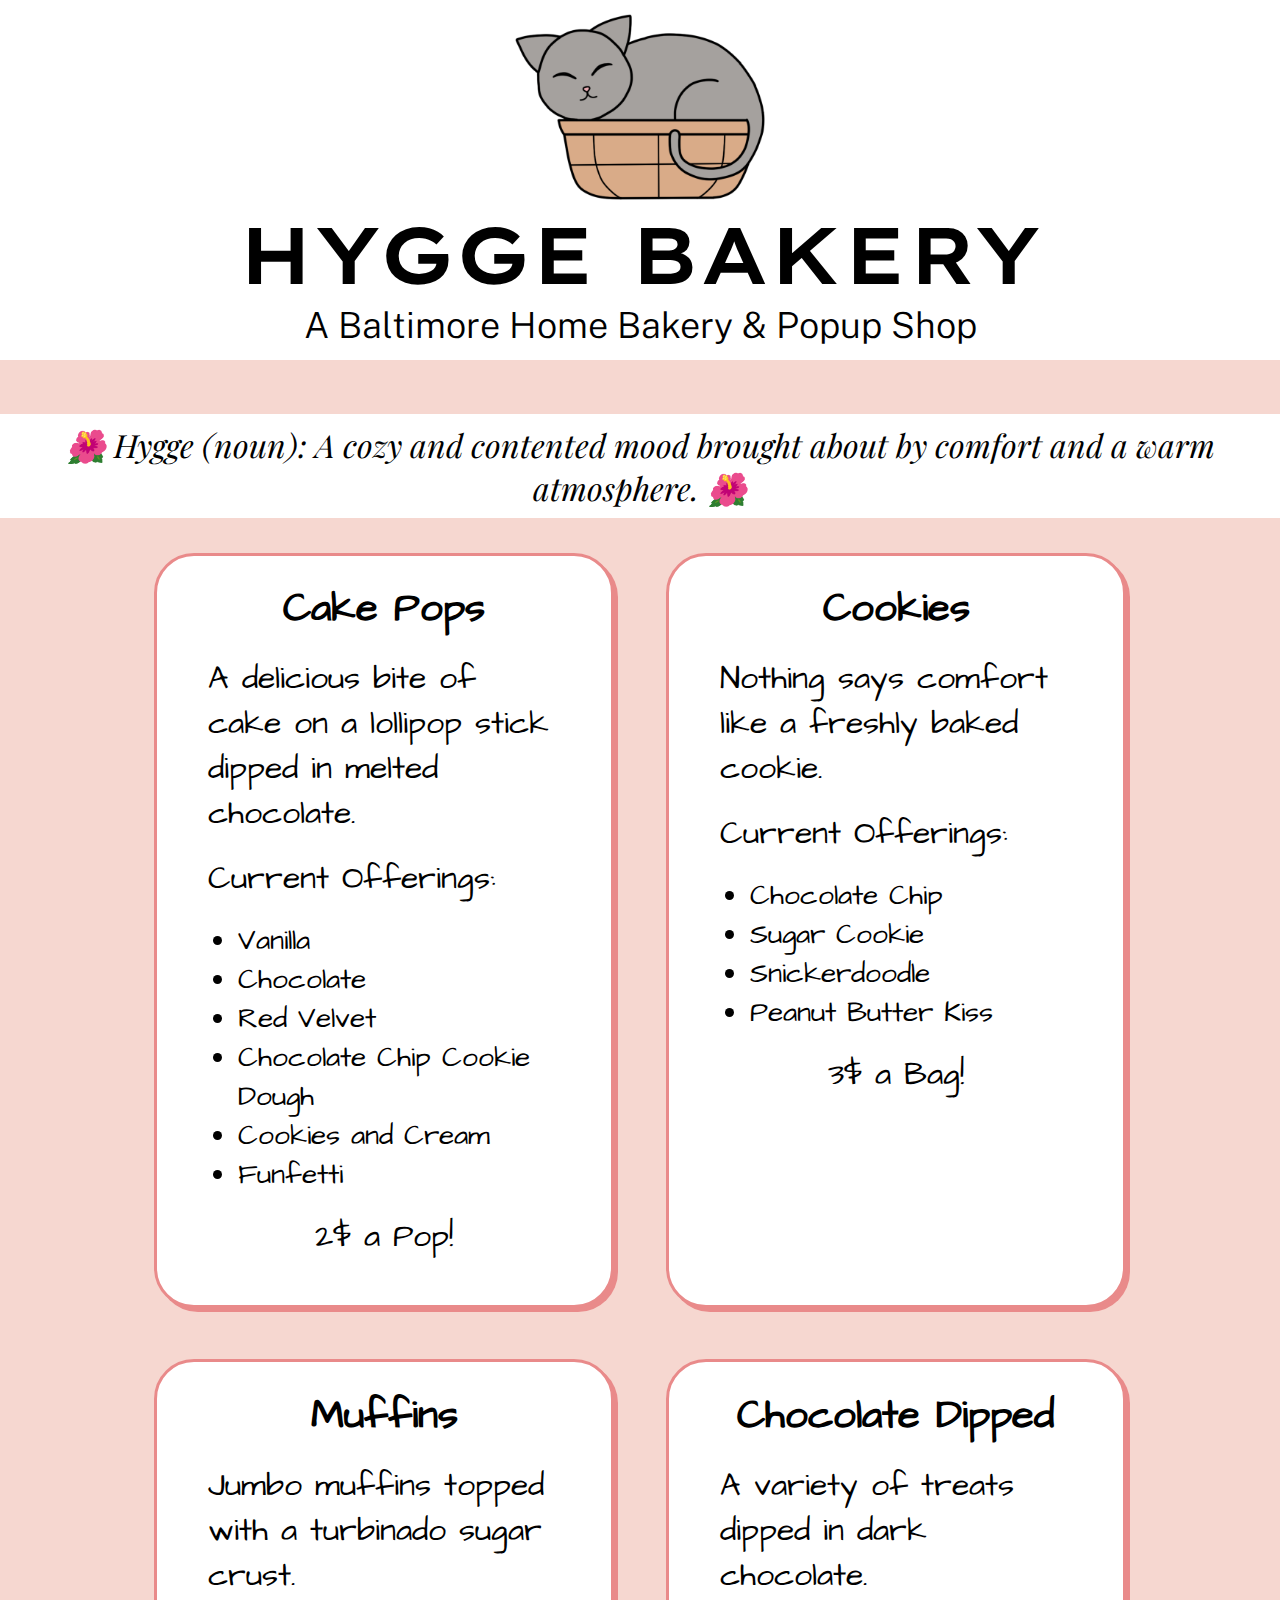
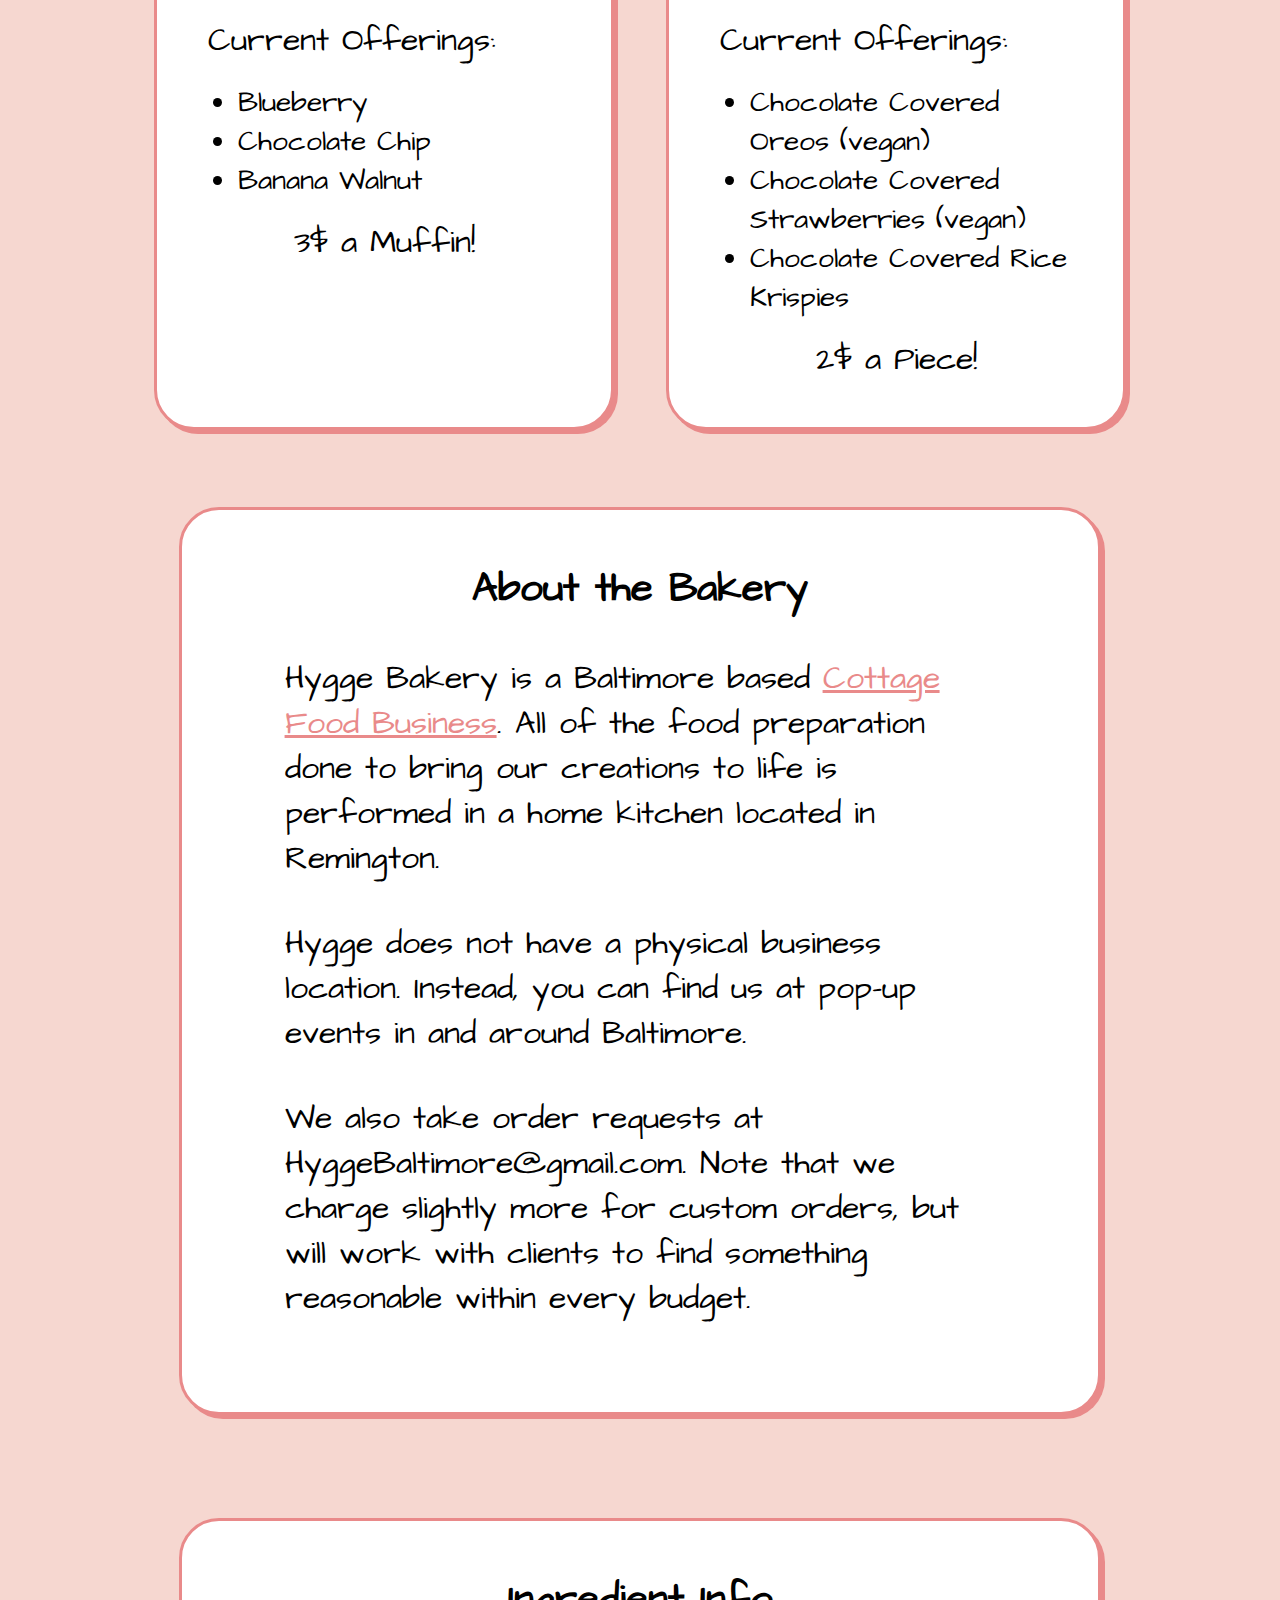
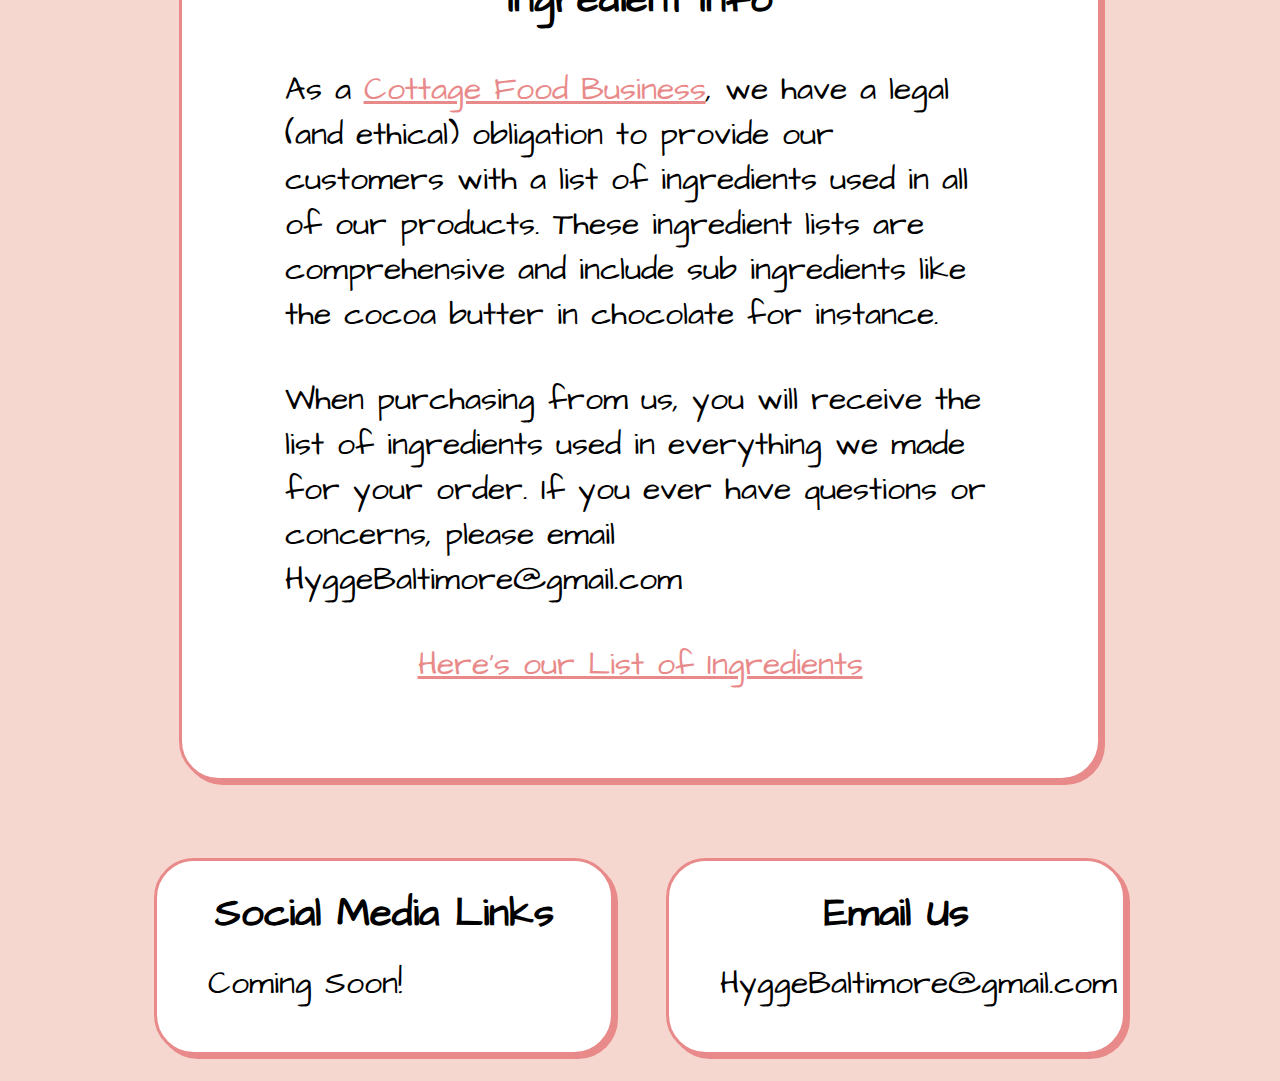
<file: index.html>
<!DOCTYPE html>
<html lang="en">
<head>
    <meta charset="UTF-8">
    <meta name="viewport" content="width=device-width, initial-scale=1.0">
    <title>Hygge Baltimore</title>
    <link rel="icon" type="image/x-icon" href="media/Ashe!.png">
    <link rel="preconnect" href="https://fonts.googleapis.com">
    <link rel="preconnect" href="https://fonts.gstatic.com" crossorigin>
    <link href="https://fonts.googleapis.com/css2?family=Architects+Daughter&family=Lexend+Giga:wght@100..900&family=Playfair+Display:ital,wght@1,400..900&family=Public+Sans:ital,wght@0,100..900;1,100..900&display=swap" rel="stylesheet">
    <link rel="stylesheet" href="styles.css">
</head>
<body>
    <header>
        <div>
            <img id="cover" src="media/Ashe.png"/>
            <h1>HYGGE BAKERY</h1>
            <h2>A Baltimore Home Bakery & Popup Shop</h2>
        </div>
        
    </header>
    <main>
        <p id="paddingLine">

        </p>
        <p id = "definition">
            🌺 Hygge (noun): A cozy and contented mood brought about by comfort and a warm atmosphere. 🌺
        </p>
        <div id="content">
            <div id="cakepops smallerDiv">
                <h3>Cake Pops</h3>
                <p>A delicious bite of cake on a lollipop stick dipped in melted chocolate.</p>
                <p>
                    Current Offerings:
                    <ul>
                        <li>Vanilla</li>
                        <li>Chocolate</li>
                        <li>Red Velvet</li>
                        <li>Chocolate Chip Cookie Dough</li>
                        <li>Cookies and Cream</li>
                        <li>Funfetti</li>
                    </ul>
                </p>
                <p class="price">2$ a Pop!</p>
            </div>
            <div id="cookies smallerDiv">
                <h3>Cookies</h3>
                <p>Nothing says comfort like a freshly baked cookie.</p>
                <p>
                    Current Offerings:
                    <ul>
                        <li>Chocolate Chip</li>
                        <li>Sugar Cookie</li>
                        <li>Snickerdoodle</li>
                        <li>Peanut Butter Kiss</li>
                    </ul>
                </p>
                <p class="price">3$ a Bag!</p>
            </div>
            <div id="muffins smallerDiv">
                <h3>Muffins</h3>
                <p>Jumbo muffins topped with a turbinado sugar crust.</p>
                <p>
                    Current Offerings:
                    <ul>
                        <li>Blueberry</li>
                        <li>Chocolate Chip</li>
                        <li>Banana Walnut</li>
                    </ul>
                </p>
                <p class="price">3$ a Muffin!</p>
            </div>
            <div id="chocolateDipped smallerDiv">
                <h3>Chocolate Dipped</h3>
                <p>A variety of treats dipped in dark chocolate.</p>
                <p>
                    Current Offerings:
                    <ul>
                        <li>Chocolate Covered Oreos (vegan)</li>
                        <li>Chocolate Covered Strawberries (vegan)</li>
                        <li>Chocolate Covered Rice Krispies</li>
                    </ul>
                </p>
                <p class="price">2$ a Piece!</p>
            </div>
            <div id="cottageFood">
                <h3>About the Bakery</h3>
                <p>Hygge Bakery is a Baltimore based <a href="https://health.maryland.gov/phpa/OEHFP/OFPCHS/Pages/CottageFoods.aspx">Cottage Food Business</a>. All of the food preparation done to bring our creations to life is performed in a home kitchen located in Remington.</p>
                <p>Hygge does not have a physical business location. Instead, you can find us at pop-up events in and around Baltimore.</p>
                <p>We also take order requests at HyggeBaltimore@gmail.com. Note that we charge slightly more for custom orders, but will work with clients to find something reasonable within every budget.</p>
            </div>
            <div id="ingredients">
                <h3>Ingredient Info</h3>
                <p>As a <a href="https://health.maryland.gov/phpa/OEHFP/OFPCHS/Pages/CottageFoods.aspx">Cottage Food Business</a>, we have a legal (and ethical) obligation to provide our customers with a list of ingredients used in all of our products. These ingredient lists are comprehensive and include sub ingredients like the cocoa butter in chocolate for instance.</p>
                <p>When purchasing from us, you will receive the list of ingredients used in everything we made for your order. If you ever have questions or concerns, please email HyggeBaltimore@gmail.com</p>
                <p id="ingredientLink"><a href="ingredients.html">Here's our List of Ingredients</a></p>
            </div>
            <div id="socials smallerDiv">
                <h3>Social Media Links</h3>
                <p>Coming Soon!</p>
            </div>
            <div id="email smallerDiv">
                <h3>Email Us</h3>
                <p id="ingredientLink">HyggeBaltimore@gmail.com</p>
            </div>
        </div>
        
    </main>
    
</body>
</html>
</file>
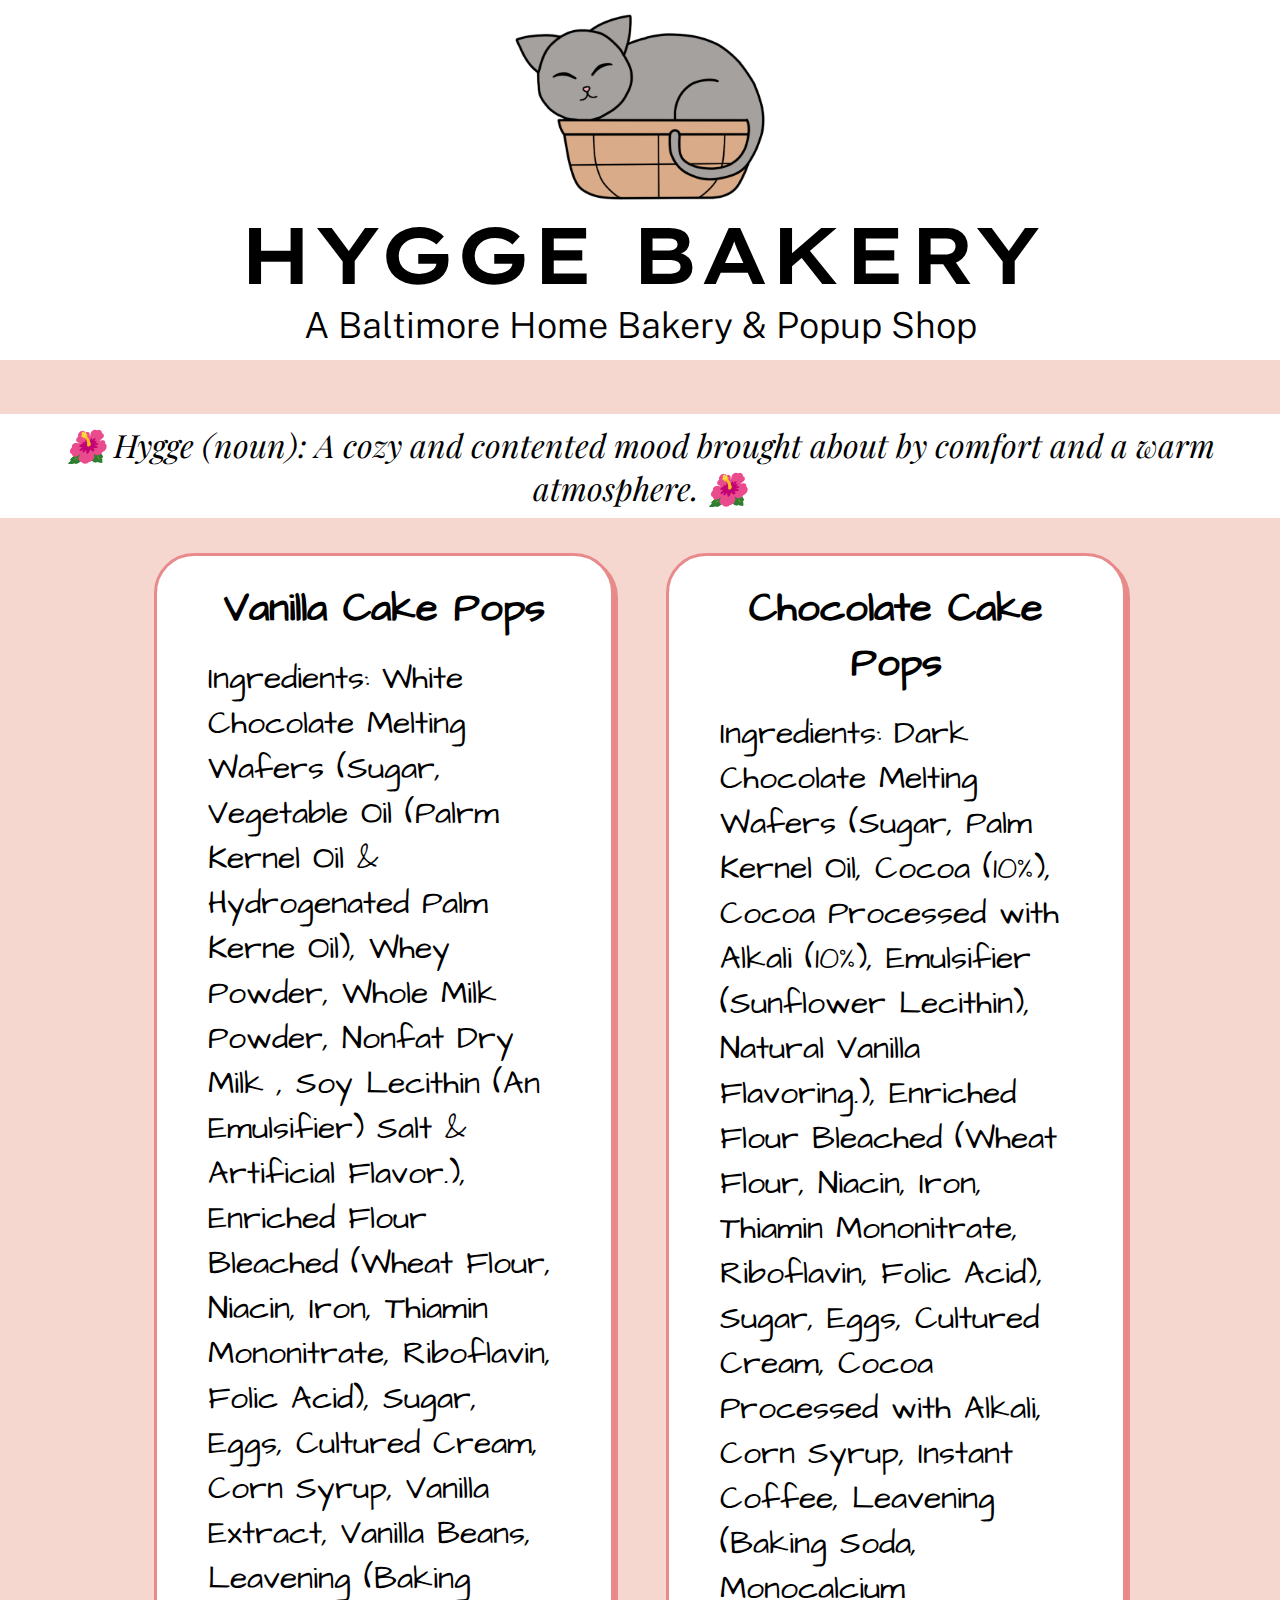
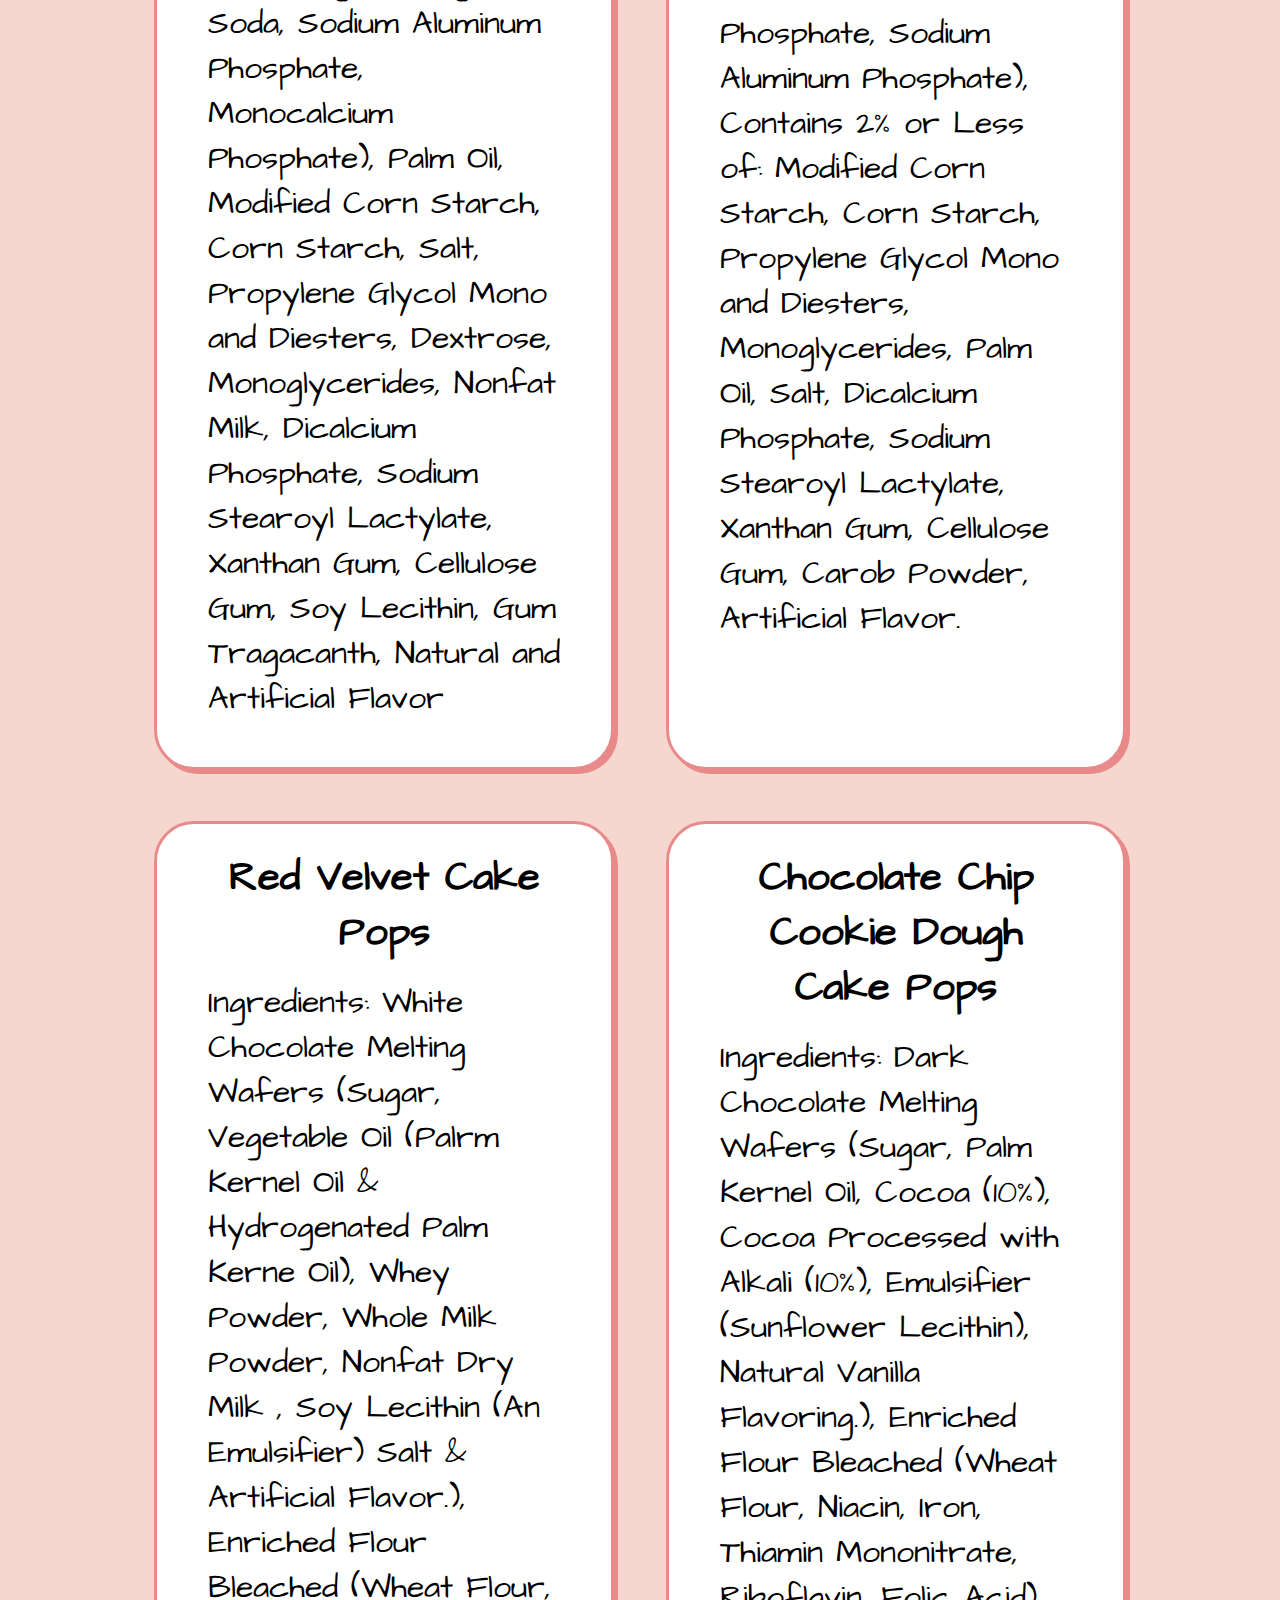
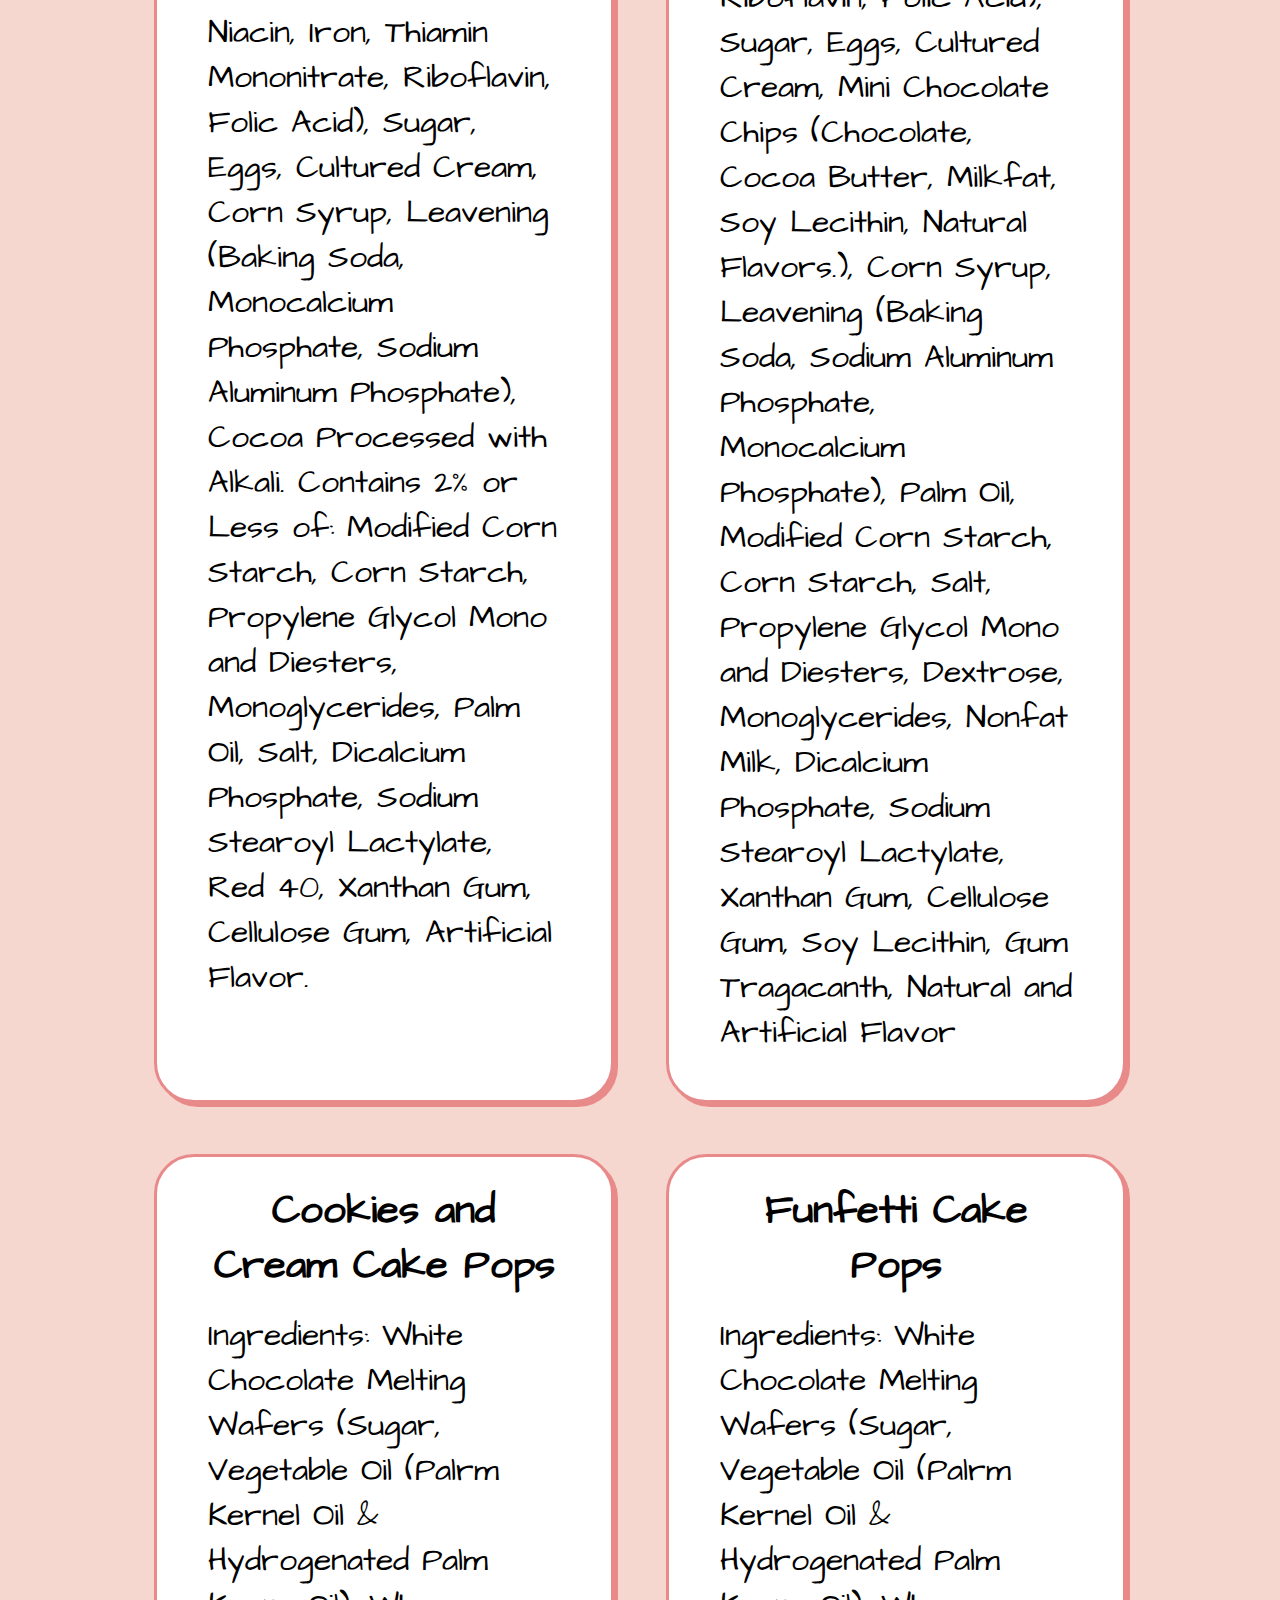
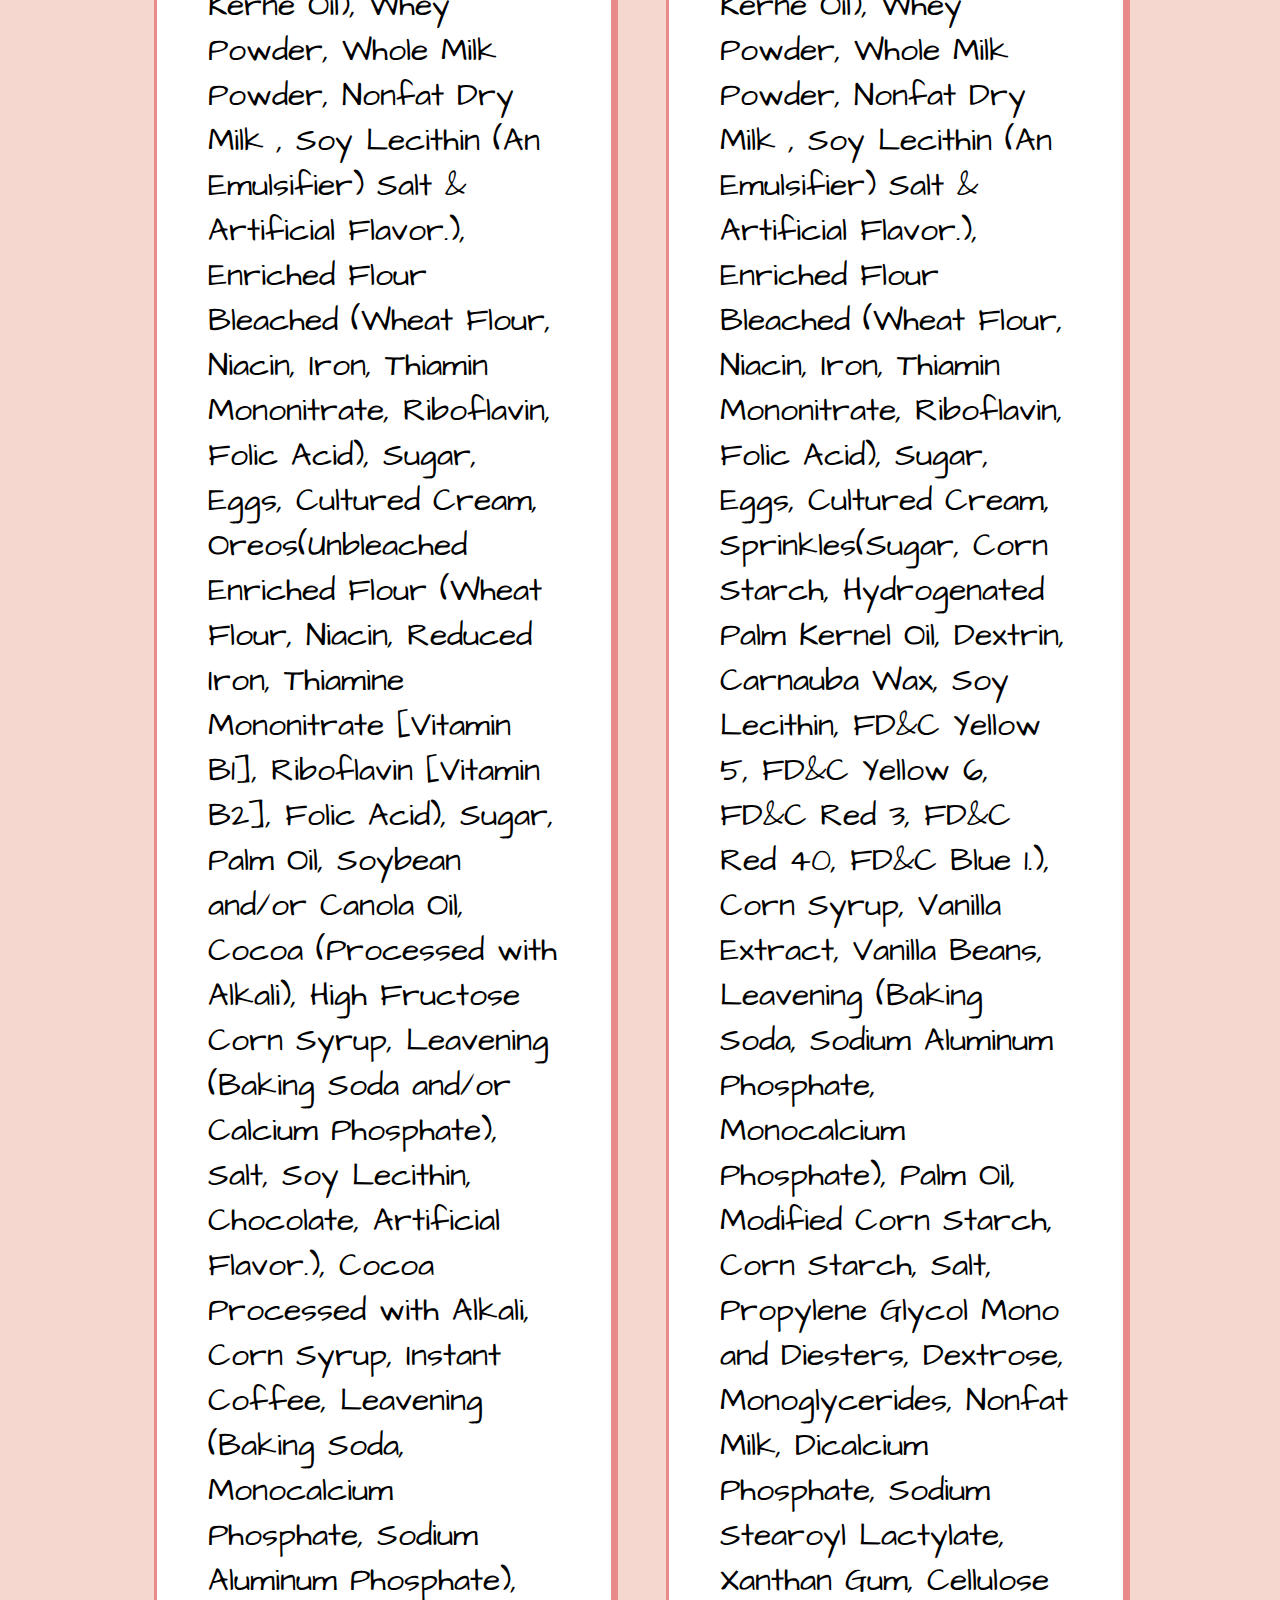
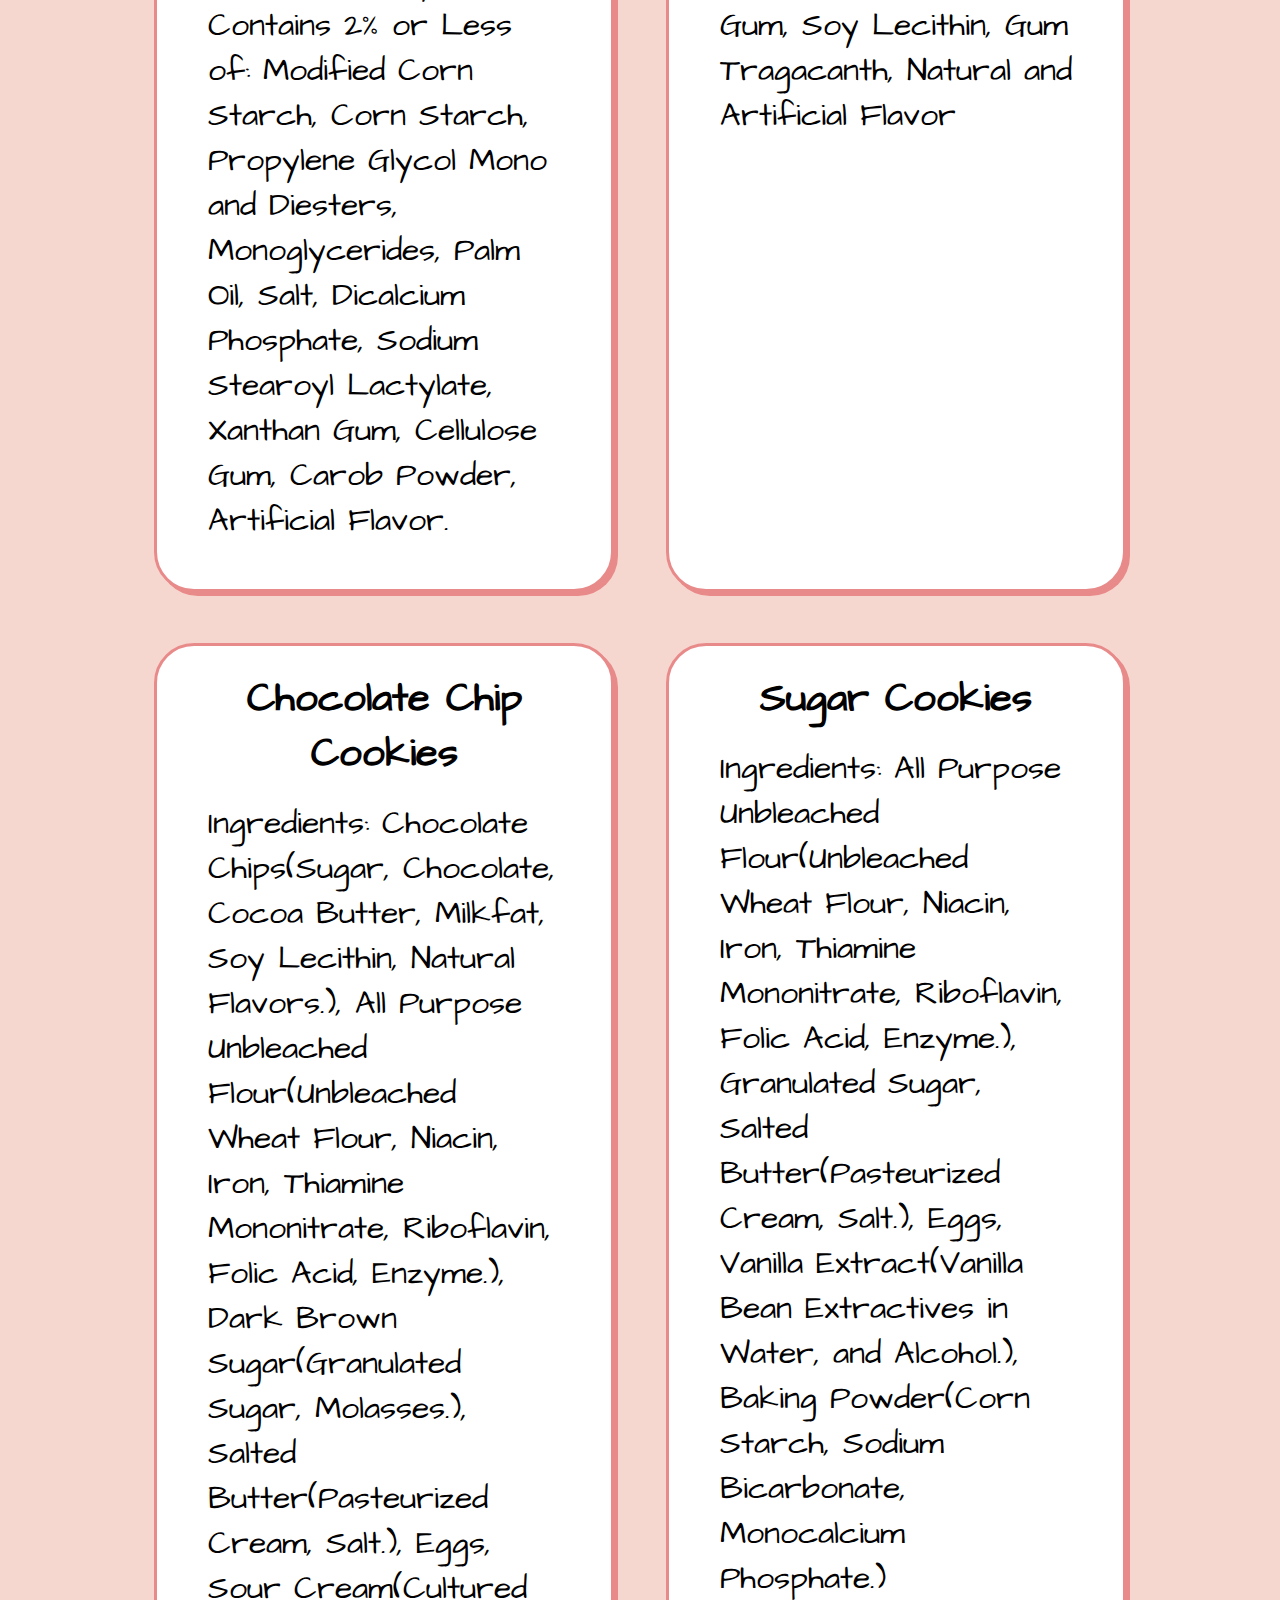
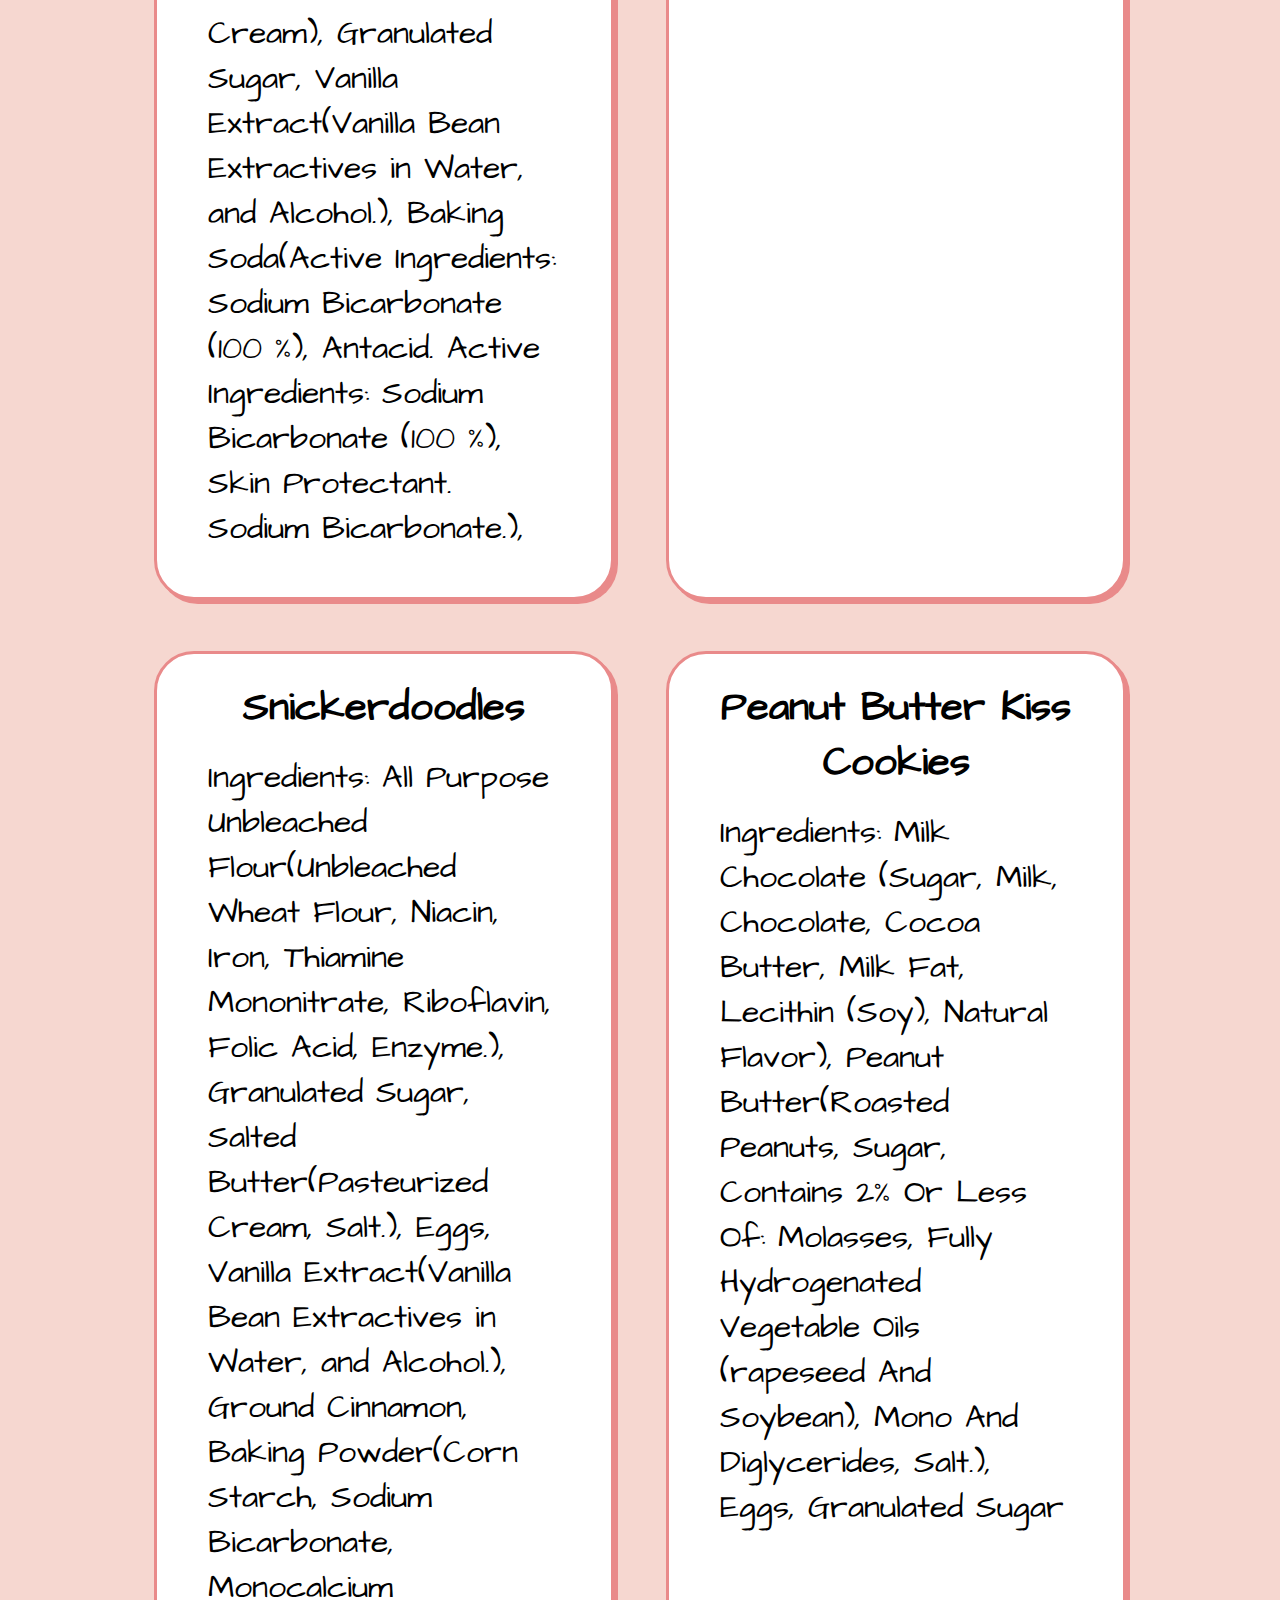
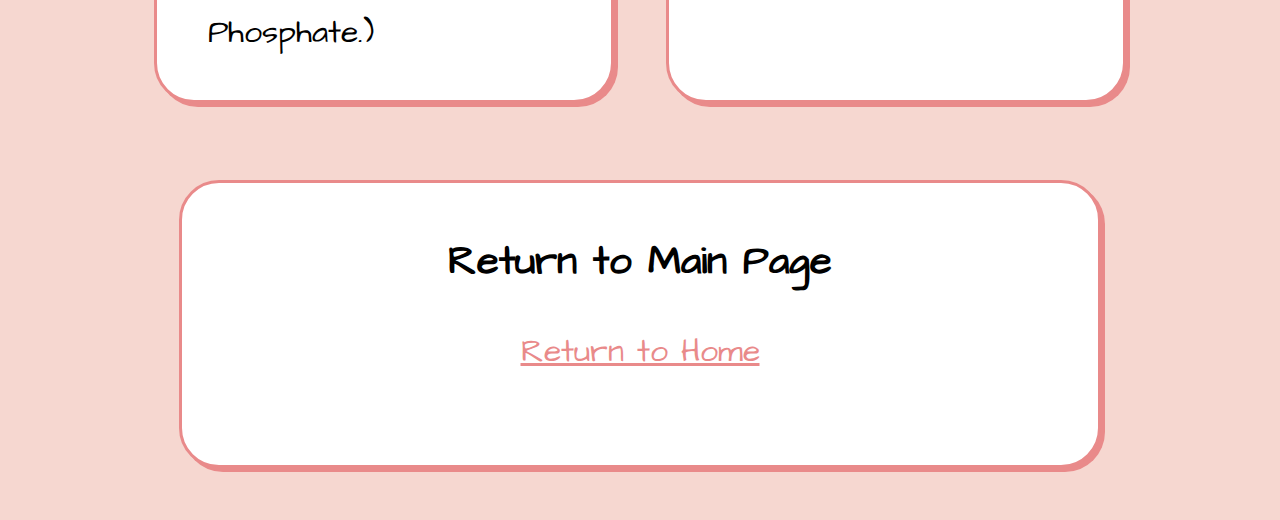
<file: ingredients.html>
<!DOCTYPE html>
<html lang="en">
<head>
    <meta charset="UTF-8">
    <meta name="viewport" content="width=device-width, initial-scale=1.0">
    <title>Hygge Baltimore</title>
    <link rel="icon" type="image/x-icon" href="media/Ashe!.png">
    <link rel="preconnect" href="https://fonts.googleapis.com">
    <link rel="preconnect" href="https://fonts.gstatic.com" crossorigin>
    <link href="https://fonts.googleapis.com/css2?family=Architects+Daughter&family=Lexend+Giga:wght@100..900&family=Playfair+Display:ital,wght@1,400..900&family=Public+Sans:ital,wght@0,100..900;1,100..900&display=swap" rel="stylesheet">
    <link rel="stylesheet" href="styles.css">
</head>
<body>
    <header>
        <div>
            <img id="cover" src="media/Ashe.png"/>
            <h1>HYGGE BAKERY</h1>
            <h2>A Baltimore Home Bakery & Popup Shop</h2>
        </div>
        
    </header>
    <main>
        <p id="paddingLine">

        </p>
        <p id = "definition">
            🌺 Hygge (noun): A cozy and contented mood brought about by comfort and a warm atmosphere. 🌺
        </p>
        <div id="content">
            <div id="vanilla smallerDiv">
                <h3>Vanilla Cake Pops</h3>
                <p>
                    Ingredients: White Chocolate Melting Wafers (Sugar, Vegetable Oil (Palrm Kernel Oil & Hydrogenated Palm Kerne Oil), Whey Powder, Whole Milk Powder, Nonfat Dry Milk , Soy Lecithin (An Emulsifier) Salt & Artificial Flavor.), Enriched Flour Bleached (Wheat Flour, Niacin, Iron, Thiamin Mononitrate, Riboflavin, Folic Acid), Sugar, Eggs, Cultured Cream, Corn Syrup, Vanilla Extract, Vanilla Beans, Leavening (Baking Soda, Sodium Aluminum Phosphate, Monocalcium Phosphate), Palm Oil, Modified Corn Starch, Corn Starch, Salt, Propylene Glycol Mono and Diesters, Dextrose, Monoglycerides, Nonfat Milk, Dicalcium Phosphate, Sodium Stearoyl Lactylate, Xanthan Gum, Cellulose Gum, Soy Lecithin, Gum Tragacanth, Natural and Artificial Flavor
                </p>
            </div>
            <div id="chocolate smallerDiv">
                <h3>Chocolate Cake Pops</h3>
                <p>
                    Ingredients: Dark Chocolate Melting Wafers (Sugar, Palm Kernel Oil, Cocoa (10%), Cocoa Processed with Alkali (10%), Emulsifier (Sunflower Lecithin), Natural Vanilla Flavoring.), Enriched Flour Bleached (Wheat Flour, Niacin, Iron, Thiamin Mononitrate, Riboflavin, Folic Acid), Sugar, Eggs, Cultured Cream, Cocoa Processed with Alkali, Corn Syrup, Instant Coffee, Leavening (Baking Soda, Monocalcium Phosphate, Sodium Aluminum Phosphate), Contains 2% or Less of: Modified Corn Starch, Corn Starch, Propylene Glycol Mono and Diesters, Monoglycerides, Palm Oil, Salt, Dicalcium Phosphate, Sodium Stearoyl Lactylate, Xanthan Gum, Cellulose Gum, Carob Powder, Artificial Flavor.
                </p>
            </div>
            <div id="red velvet smallerDiv">
                <h3>Red Velvet Cake Pops</h3>
                <p>
                    Ingredients: White Chocolate Melting Wafers (Sugar, Vegetable Oil (Palrm Kernel Oil & Hydrogenated Palm Kerne Oil), Whey Powder, Whole Milk Powder, Nonfat Dry Milk , Soy Lecithin (An Emulsifier) Salt & Artificial Flavor.), Enriched Flour Bleached (Wheat Flour, Niacin, Iron, Thiamin Mononitrate, Riboflavin, Folic Acid), Sugar, Eggs, Cultured Cream, Corn Syrup, Leavening (Baking Soda, Monocalcium Phosphate, Sodium Aluminum Phosphate), Cocoa Processed with Alkali. Contains 2% or Less of: Modified Corn Starch, Corn Starch, Propylene Glycol Mono and Diesters, Monoglycerides, Palm Oil, Salt, Dicalcium Phosphate, Sodium Stearoyl Lactylate, Red 40, Xanthan Gum, Cellulose Gum, Artificial Flavor.
                </p>
            </div>
            <div id="chocChip smallerDiv">
                <h3>Chocolate Chip Cookie Dough Cake Pops</h3>
                <p>
                    Ingredients: Dark Chocolate Melting Wafers (Sugar, Palm Kernel Oil, Cocoa (10%), Cocoa Processed with Alkali (10%), Emulsifier (Sunflower Lecithin), Natural Vanilla Flavoring.), Enriched Flour Bleached (Wheat Flour, Niacin, Iron, Thiamin Mononitrate, Riboflavin, Folic Acid), Sugar, Eggs, Cultured Cream, Mini Chocolate Chips (Chocolate, Cocoa Butter, Milkfat, Soy Lecithin, Natural Flavors.), Corn Syrup, Leavening (Baking Soda, Sodium Aluminum Phosphate, Monocalcium Phosphate), Palm Oil, Modified Corn Starch, Corn Starch, Salt, Propylene Glycol Mono and Diesters, Dextrose, Monoglycerides, Nonfat Milk, Dicalcium Phosphate, Sodium Stearoyl Lactylate, Xanthan Gum, Cellulose Gum, Soy Lecithin, Gum Tragacanth, Natural and Artificial Flavor
                </p>
            </div>
            <div id="oreoCream smallerDiv">
                <h3>Cookies and Cream Cake Pops</h3>
                <p>
                    Ingredients: White Chocolate Melting Wafers (Sugar, Vegetable Oil (Palrm Kernel Oil & Hydrogenated Palm Kerne Oil), Whey Powder, Whole Milk Powder, Nonfat Dry Milk , Soy Lecithin (An Emulsifier) Salt & Artificial Flavor.), Enriched Flour Bleached (Wheat Flour, Niacin, Iron, Thiamin Mononitrate, Riboflavin, Folic Acid), Sugar, Eggs, Cultured Cream, Oreos(Unbleached Enriched Flour (Wheat Flour, Niacin, Reduced Iron, Thiamine Mononitrate [Vitamin B1], Riboflavin [Vitamin B2], Folic Acid), Sugar, Palm Oil, Soybean and/or Canola Oil, Cocoa (Processed with Alkali), High Fructose Corn Syrup, Leavening (Baking Soda and/or Calcium Phosphate), Salt, Soy Lecithin, Chocolate, Artificial Flavor.), Cocoa Processed with Alkali, Corn Syrup, Instant Coffee, Leavening (Baking Soda, Monocalcium Phosphate, Sodium Aluminum Phosphate), Contains 2% or Less of: Modified Corn Starch, Corn Starch, Propylene Glycol Mono and Diesters, Monoglycerides, Palm Oil, Salt, Dicalcium Phosphate, Sodium Stearoyl Lactylate, Xanthan Gum, Cellulose Gum, Carob Powder, Artificial Flavor.
                </p>
            </div>
            <div id="funfetti smallerDiv">
                <h3>Funfetti Cake Pops</h3>
                <p>
                    Ingredients: White Chocolate Melting Wafers (Sugar, Vegetable Oil (Palrm Kernel Oil & Hydrogenated Palm Kerne Oil), Whey Powder, Whole Milk Powder, Nonfat Dry Milk , Soy Lecithin (An Emulsifier) Salt & Artificial Flavor.), Enriched Flour Bleached (Wheat Flour, Niacin, Iron, Thiamin Mononitrate, Riboflavin, Folic Acid), Sugar, Eggs, Cultured Cream, Sprinkles(Sugar, Corn Starch, Hydrogenated Palm Kernel Oil, Dextrin, Carnauba Wax, Soy Lecithin, FD&C Yellow 5, FD&C Yellow 6, FD&C Red 3, FD&C Red 40, FD&C Blue 1.), Corn Syrup, Vanilla Extract, Vanilla Beans, Leavening (Baking Soda, Sodium Aluminum Phosphate, Monocalcium Phosphate), Palm Oil, Modified Corn Starch, Corn Starch, Salt, Propylene Glycol Mono and Diesters, Dextrose, Monoglycerides, Nonfat Milk, Dicalcium Phosphate, Sodium Stearoyl Lactylate, Xanthan Gum, Cellulose Gum, Soy Lecithin, Gum Tragacanth, Natural and Artificial Flavor
                </p>
            </div>
            <div id="chocolateChip smallerDiv">
                <h3>Chocolate Chip Cookies</h3>
                <p>
                    Ingredients: Chocolate Chips(Sugar, Chocolate, Cocoa Butter, Milkfat, Soy Lecithin, Natural Flavors.), All Purpose Unbleached Flour(Unbleached Wheat Flour, Niacin, Iron, Thiamine Mononitrate, Riboflavin, Folic Acid, Enzyme.), Dark Brown Sugar(Granulated Sugar, Molasses.), Salted Butter(Pasteurized Cream, Salt.), Eggs, Sour Cream(Cultured Cream), Granulated Sugar, Vanilla Extract(Vanilla Bean Extractives in Water, and Alcohol.), Baking Soda(Active Ingredients: Sodium Bicarbonate (100 %), Antacid. Active Ingredients: Sodium Bicarbonate (100 %), Skin Protectant. Sodium Bicarbonate.), 
                </p>
            </div>
            <div id="sugarCookie smallerDiv">
                <h3>Sugar Cookies</h3>
                <p>
                    Ingredients: All Purpose Unbleached Flour(Unbleached Wheat Flour, Niacin, Iron, Thiamine Mononitrate, Riboflavin, Folic Acid, Enzyme.), Granulated Sugar, Salted Butter(Pasteurized Cream, Salt.), Eggs, Vanilla Extract(Vanilla Bean Extractives in Water, and Alcohol.), Baking Powder(Corn Starch, Sodium Bicarbonate, Monocalcium Phosphate.)
                </p>
            </div>
            <div id="snickerdoodle smallerDiv">
                <h3>Snickerdoodles</h3>
                <p>
                    Ingredients: All Purpose Unbleached Flour(Unbleached Wheat Flour, Niacin, Iron, Thiamine Mononitrate, Riboflavin, Folic Acid, Enzyme.), Granulated Sugar, Salted Butter(Pasteurized Cream, Salt.), Eggs, Vanilla Extract(Vanilla Bean Extractives in Water, and Alcohol.), Ground Cinnamon, Baking Powder(Corn Starch, Sodium Bicarbonate, Monocalcium Phosphate.)
                </p>
            </div>
            <div id="pbKiss smallerDiv">
                <h3>Peanut Butter Kiss Cookies</h3>
                <p>
                    Ingredients: Milk Chocolate (Sugar, Milk, Chocolate, Cocoa Butter, Milk Fat, Lecithin (Soy), Natural Flavor), Peanut Butter(Roasted Peanuts, Sugar, Contains 2% Or Less Of: Molasses, Fully Hydrogenated Vegetable Oils (rapeseed And Soybean), Mono And Diglycerides, Salt.), Eggs, Granulated Sugar
                </p>
            </div>
            
            <div id="ingredients">
                <h3>Return to Main Page</h3>
                <p id="ingredientLink"><a href="index.html">Return to Home</a></p>
            </div>
        </div>
        
    </main>
    
</body>
</html>
</file>
<file: styles.css>
*{
    margin:0;
    padding:0;
    font-size: 1rem;
}

#cover{
    max-width: 250px;
}

#paddingLine{
    height: 45px;
}

header{
    width:100vw;
    height:40vh;
    margin: auto;
    display: flex;
    justify-content: center;
    align-items: center;
    text-align: center;
}

header h1{
    font-family: "Lexend Giga", sans-serif;
    font-optical-sizing: auto;
    font-weight: 600;
    font-style: normal;
    font-size: 5rem;
}

header h2{
    font-family: "Public Sans", sans-serif;
    font-optical-sizing: auto;
    font-weight: 300;
    font-style: normal;
    font-size: 2.25rem;
}

main{
    background-color: #f6d7d0;
}

#definition{
    width:100vw;
    text-align: center;
    background-color: white;
    padding:1vh 0;
    margin:1vh 0;
    font-family: "Playfair Display", serif;
    font-optical-sizing: auto;
    font-weight: 300;
    font-style: italic;
    font-size: 2rem;
}

#content{
    width:80vw;
    margin:auto;
    display: grid;
    grid-template-columns: 1fr 1fr;
}

#content div{
    background-color: white;
    margin: 5%;
    padding: 5% 10%;
    border-radius: 40px;
    border: 3px solid #e98a8a;
    box-shadow: 4px 4px #e98a8a;
    font-family: "Architects Daughter", cursive;
    font-weight: 400;
    font-style: normal;
    
}

#smallerDiv{
    max-width: 800px;
}

#content div h3{
    font-size: 2.5rem;
    text-align: center;
    padding-bottom: 20px;
}

.price{
    text-align: center;
}

#content div p{
    font-size: 2rem;
    padding-bottom: 20px;
}

#content div ul{
    padding-left: 30px;
}

#content div ul li{
    font-size: 1.75rem;
}

#cottageFood{
    grid-column: 1/span 2;
}

#cottageFood p{
    margin: 20px 0;
}

a{
    font-size: 2rem;
    color:#e98a8a;
}

a:hover{
    font-style: italic;
    color:purple;
}

#ingredients{
    grid-column: 1 / 3;
}

#ingredients p{
    margin: 20px 0;
}

#ingredientLink{
    text-align: center;
}

@media only screen and (max-width: 1080px) {

    header{
        height:60vh;
        margin: auto;
    }

    #content{
        width:95vw;
        display: grid;
        grid-template-columns: 1;
    }

    #content div{
        grid-column: 1 / 3;
    }

}
@media only screen and (max-width: 600px) {

    #content div p{
        font-size: 1.5rem;
    }

    #content div ul li{
        font-size: 1.5rem;
    }

}
</file>
